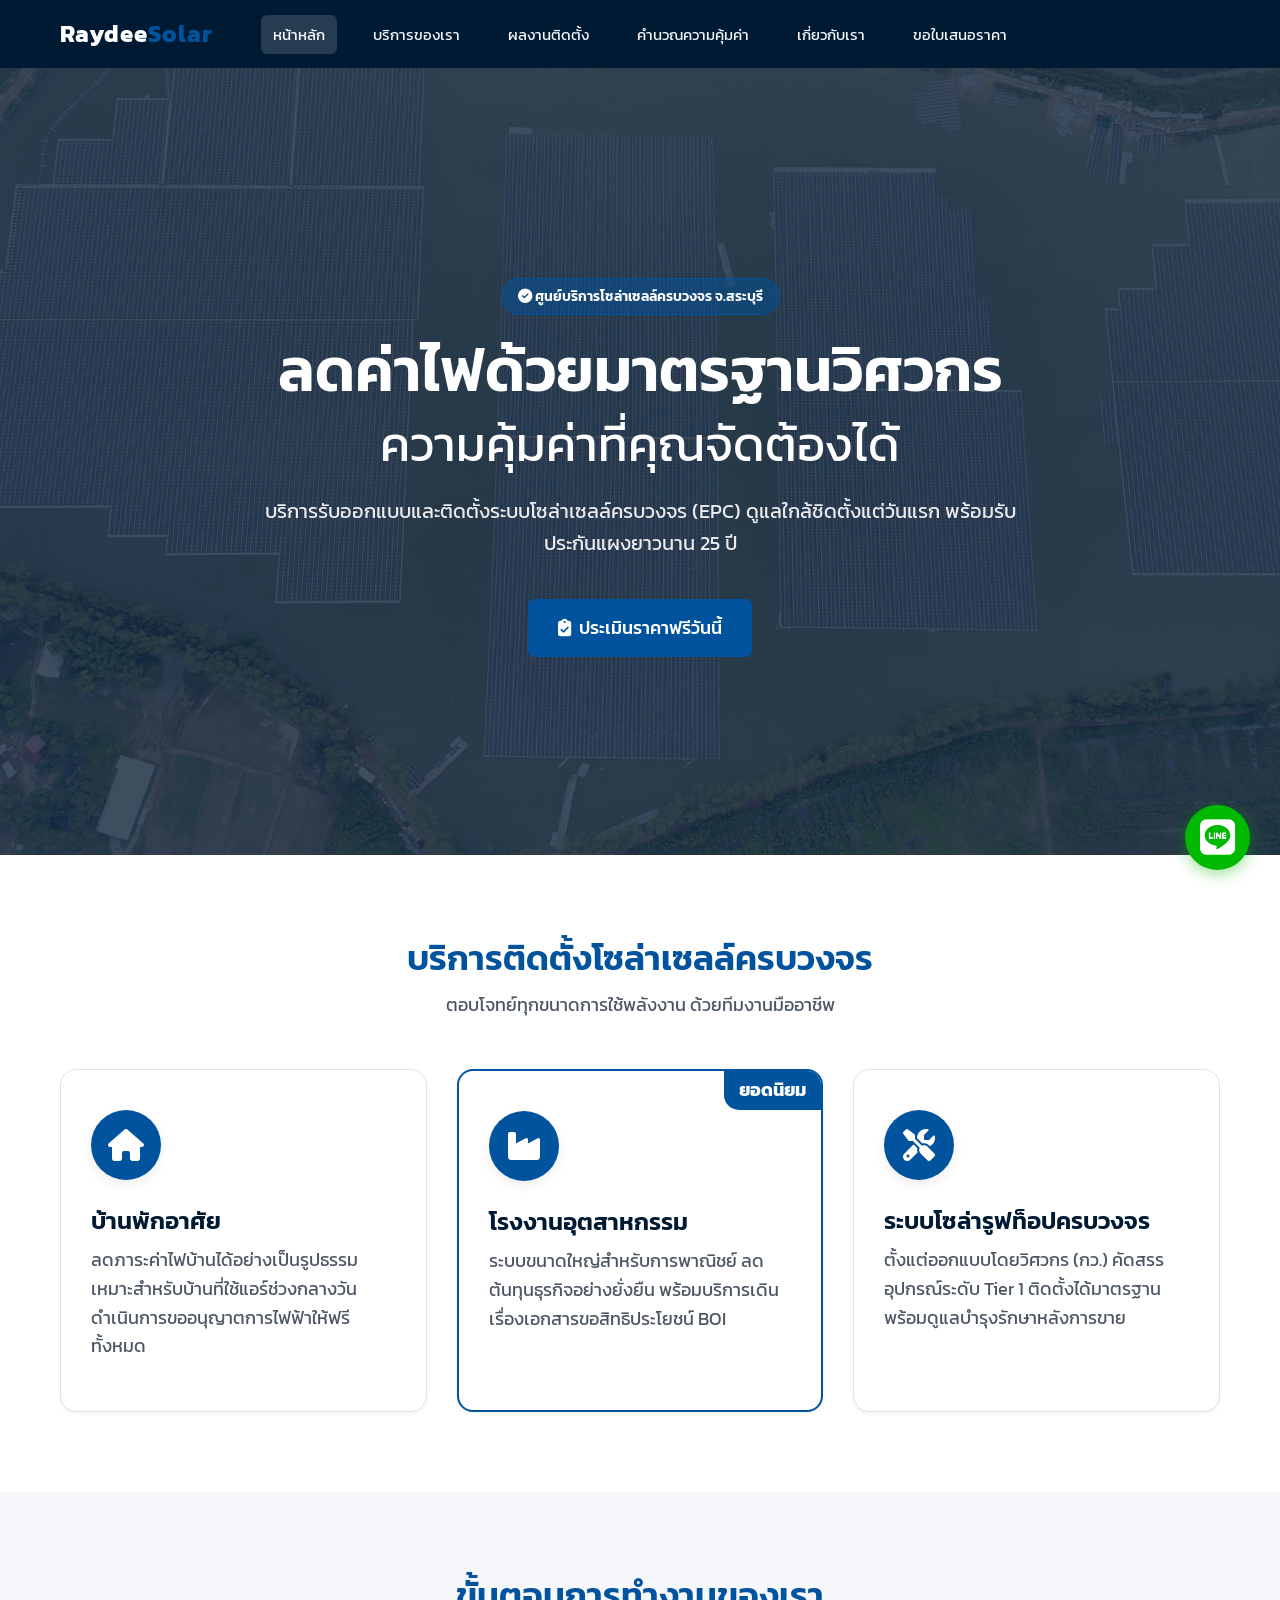
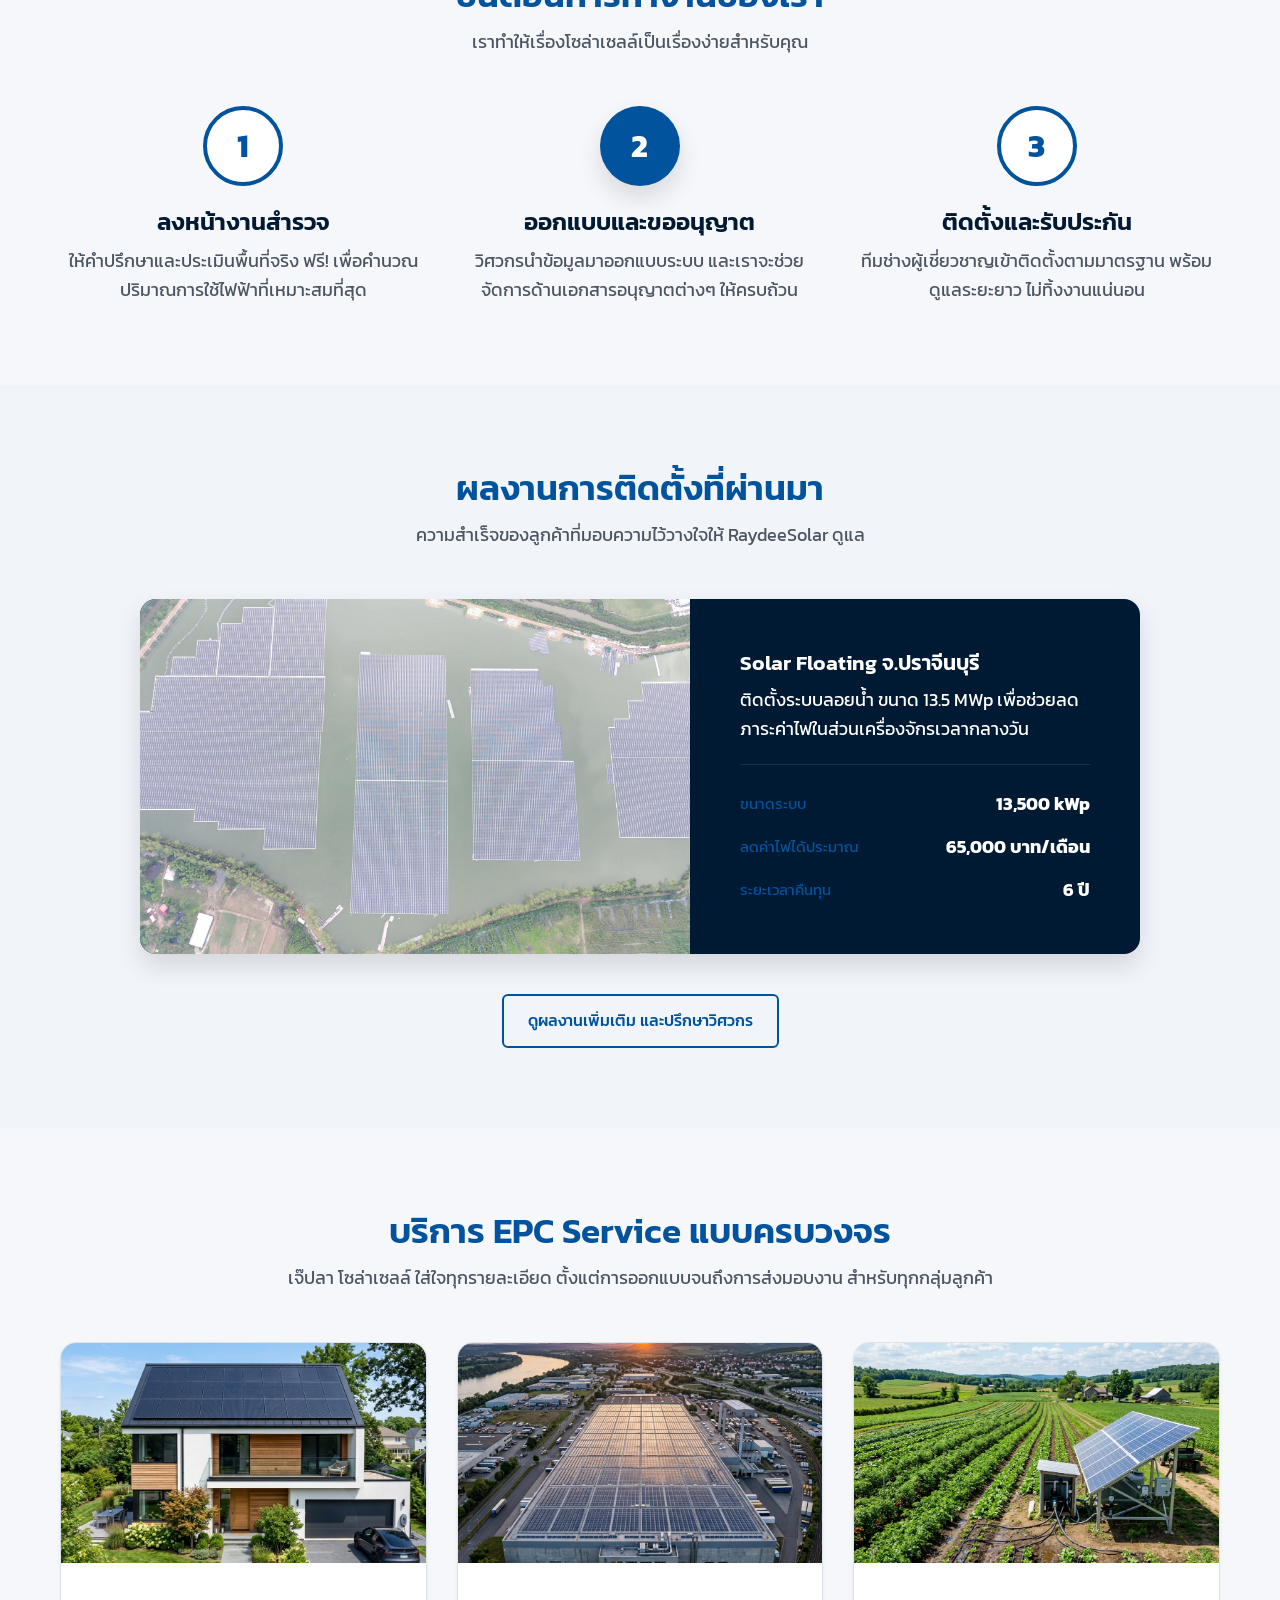
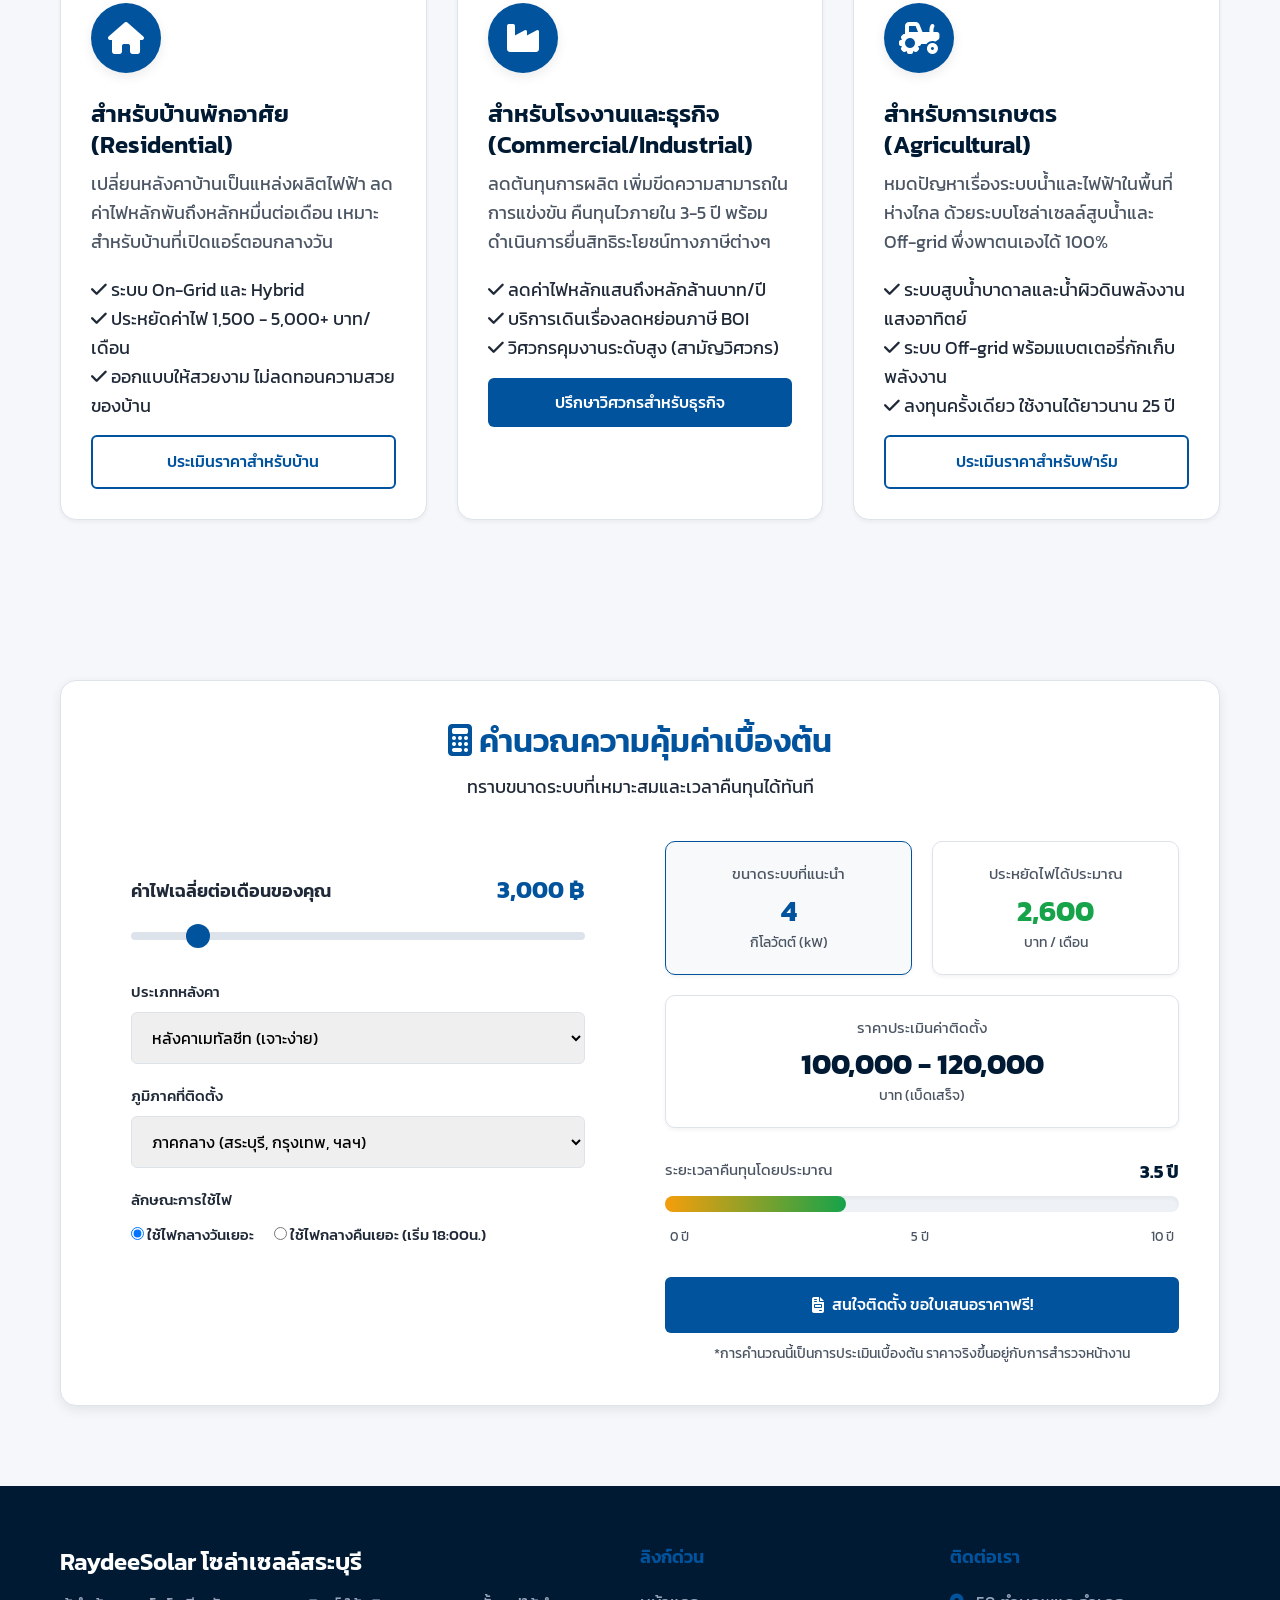
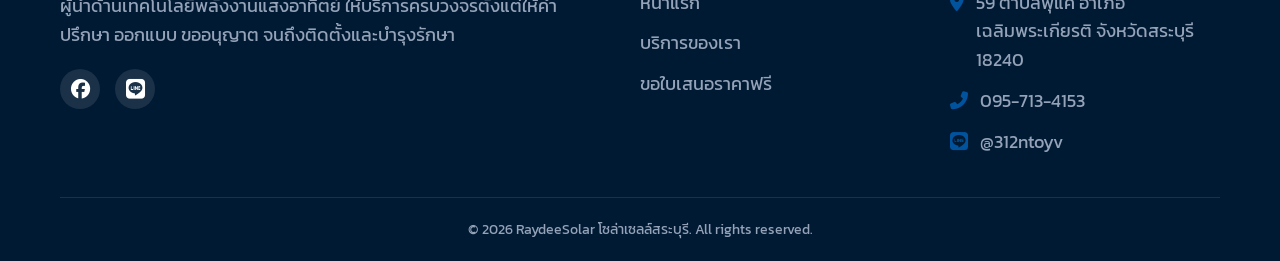
<file: index.html>
<!DOCTYPE html>
<html lang="th">

<head>
  <meta charset="UTF-8">
  <meta name="viewport" content="width=device-width, initial-scale=1.0">
  <title>รับติดตั้งโซล่าเซลล์ สระบุรี | เจ๊ปลา โซล่าเซลล์ (Raydee Solar)</title>
  <meta name="description"
    content="บริษัทรับติดตั้งโซล่าเซลล์ สระบุรี แบบครบวงจร (EPC) สำหรับบ้านและโรงงาน โซล่าเซลล์โรงงานที่เชื่อถือได้ ดูแลโดยวิศวกร (กว.) พร้อมให้บริการขออนุญาตการไฟฟ้าฟรี ประเมินราคาหน้างานฟรี">
  <meta name="keywords"
    content="รับติดตั้งโซล่าเซลล์ สระบุรี, บริษัทโซล่าเซลล์ที่เชื่อถือได้, ติดตั้งแผงโซล่าเซลล์บ้าน, เจ๊ปลา โซล่าเซลล์, โซล่าเซลล์ครบวงจร">
  <link rel="preconnect" href="https://fonts.googleapis.com">
  <link rel="preconnect" href="https://fonts.gstatic.com" crossorigin>
  <link href="https://fonts.googleapis.com/css2?family=Kanit:wght@300;400;500;600;700&display=swap" rel="stylesheet">
  <link rel="stylesheet" href="https://cdnjs.cloudflare.com/ajax/libs/font-awesome/6.5.1/css/all.min.css">
  <link rel="stylesheet" href="assets/css/main.css">
  <style>
    /* ── Homepage Lead Gen Styles ── */
    /* Hero Banner */
    .hero {
      position: relative;
      min-height: 95vh;
      display: flex;
      align-items: center;
      justify-content: center;
      text-align: center;
      padding-top: 80px;
      color: var(--white);
    }

    .hero-bg {
      position: absolute;
      top: 0;
      left: 0;
      width: 100%;
      height: 100%;
      z-index: -1;
      overflow: hidden;
    }

    .hero-bg img {
      width: 100%;
      height: 100%;
      object-fit: cover;
      object-position: center;
      filter: brightness(0.7);
    }

    .hero-overlay {
      position: absolute;
      top: 0;
      left: 0;
      width: 100%;
      height: 100%;
      background: rgba(0, 26, 51, 0.65);
    }

    .hero-content {
      max-width: 800px;
      position: relative;
      z-index: 1;
      margin: 0 auto;
      display: flex;
      flex-direction: column;
      align-items: center;
    }

    .badge-top {
      display: inline-block;
      background: rgba(0, 83, 156, 0.5);
      color: var(--white);
      padding: 6px 16px;
      border-radius: 30px;
      font-size: 0.9rem;
      font-weight: 600;
      margin-bottom: 20px;
      border: 1px solid var(--accent);
    }

    .hero-content h1 {
      font-size: 3.8rem;
      color: var(--white);
      margin-bottom: 20px;
      line-height: 1.15;
    }

    .hero-content h1 span {
      color: var(--white);
      font-weight: 400;
      font-size: 0.8em;
    }

    .hero-content p {
      font-size: 1.25rem;
      margin-bottom: 40px;
      color: rgba(255, 255, 255, 0.9);
      line-height: 1.6;
    }

    .hero-buttons {
      display: flex;
      gap: 20px;
      justify-content: center;
    }

    .hero-buttons .btn {
      padding: 15px 30px;
      font-size: 1.1rem;
    }

    .hero-buttons .btn-outline {
      border-color: var(--white);
      color: var(--white);
    }

    .hero-buttons .btn-outline:hover {
      background: var(--white);
      color: var(--dark);
    }


    /* Our Services */
    .services-grid {
      display: grid;
      grid-template-columns: repeat(auto-fit, minmax(300px, 1fr));
      gap: 30px;
      margin-top: 50px;
    }

    .service-card {
      background: var(--white);
      border-radius: var(--radius-lg);
      overflow: hidden;
      box-shadow: var(--shadow-sm);
      transition: var(--transition);
      border: 1px solid var(--border);
      display: flex;
      flex-direction: column;
      height: 100%;
    }

    .service-card:hover {
      transform: translateY(-10px);
      box-shadow: var(--shadow-lg);
      border-color: var(--primary);
    }

    .service-img img {
      width: 100%;
      height: 220px;
      object-fit: cover;
      display: block;
    }

    .service-body {
      padding: 40px 30px 30px;
      display: flex;
      flex-direction: column;
      flex: 1;
    }

    .service-body .btn {
      margin-top: auto;
    }

    .service-icon {
      width: 70px;
      height: 70px;
      background: var(--primary);
      color: var(--white);
      border-radius: 50%;
      display: flex;
      align-items: center;
      justify-content: center;
      font-size: 2rem;
      margin-bottom: 25px;
      box-shadow: var(--shadow-md);
    }

    .service-body h3 {
      font-size: 1.5rem;
      margin-bottom: 10px;
    }

    .service-body p {
      color: var(--text-muted);
      margin-bottom: 20px;
    }

    /* Portfolio Section */
    .portfolio-grid {
      display: flex;
      flex-direction: column;
      max-width: 1000px;
      margin: 50px auto 0;
      border-radius: var(--radius-lg);
      overflow: hidden;
      box-shadow: var(--shadow-lg);
      background: var(--dark);
    }

    .portfolio-card {
      display: flex;
      flex-direction: column;
      width: 100%;
    }

    .portfolio-img {
      width: 100%;
      height: 250px;
    }

    .portfolio-img img {
      width: 100%;
      height: 100%;
      object-fit: cover;
      display: block;
    }

    .portfolio-info {
      padding: 30px 25px;
      color: var(--white);
      display: flex;
      flex-direction: column;
      justify-content: center;
    }

    @media (min-width: 992px) {
      .portfolio-card {
        display: grid;
        grid-template-columns: 55% 45%;
      }

      .portfolio-img {
        width: 100%;
        height: 100%;
      }

      .portfolio-info {
        width: 100%;
        padding: 50px;
      }
    }

    .portfolio-info h3 {
      color: var(--white);
      margin-bottom: 10px;
    }

    .portfolio-info p {
      margin-bottom: 20px;
    }

    .portfolio-stats {
      display: grid;
      grid-template-columns: 1fr;
      gap: 15px;
      margin-top: auto;
      padding-top: 25px;
      border-top: 1px solid rgba(255, 255, 255, 0.1);
    }

    .stat-box {
      display: flex;
      justify-content: space-between;
      align-items: center;
    }

    .stat-box span {
      font-size: 0.95rem;
      color: var(--accent);
    }

    .stat-box strong {
      font-size: 1.1rem;
      text-align: right;
    }

    /* Lead Gen Flow */
    .contact-cta-wrapper {
      background: linear-gradient(135deg, rgba(0, 83, 156, 0.05) 0%, rgba(0, 83, 156, 0.1) 100%);
      border-radius: var(--radius-lg);
      padding: 60px;
      display: grid;
      grid-template-columns: 1fr 1fr;
      gap: 50px;
      align-items: center;
      margin-top: 40px;
      border: 1px solid var(--border);
    }

    .contact-info h2 {
      font-size: 2.2rem;
      color: var(--primary);
      margin-bottom: 20px;
    }

    .contact-info p {
      font-size: 1.1rem;
      color: var(--text-muted);
      margin-bottom: 30px;
    }

    .quick-contacts {
      display: flex;
      gap: 15px;
      margin-bottom: 30px;
      flex-wrap: wrap;
    }

    .qc-btn {
      padding: 12px 20px;
      border-radius: 8px;
      font-weight: 600;
      display: inline-flex;
      align-items: center;
      gap: 10px;
      color: var(--white);
      transition: var(--transition);
    }

    .qc-line {
      background: #00B900;
    }

    .qc-line:hover {
      background: #009900;
      transform: translateY(-3px);
      box-shadow: 0 5px 15px rgba(0, 185, 0, 0.3);
    }

    .qc-phone {
      background: var(--primary);
    }

    .qc-phone:hover {
      background: var(--primary-hover);
      transform: translateY(-3px);
      box-shadow: 0 5px 15px rgba(0, 83, 156, 0.3);
    }

    .mini-lead-form {
      background: var(--white);
      padding: 30px;
      border-radius: var(--radius-md);
      box-shadow: var(--shadow-md);
    }

    .mini-lead-form h3 {
      margin-bottom: 20px;
      text-align: center;
      color: var(--dark);
    }

    @media (max-width: 992px) {
      .contact-cta-wrapper {
        grid-template-columns: 1fr;
        padding: 40px 20px;
      }
    }

    @media (max-width: 768px) {
      .hero-content h1 {
        font-size: 2.5rem;
      }

      .hero-buttons {
        flex-direction: column;
      }

      .trust-bar {
        padding: 20px;
        flex-direction: column;
        align-items: flex-start;
      }
    }

    /* Calculator */
    .calculator-section {
      background: var(--white);
      border-radius: var(--radius-lg);
      box-shadow: var(--shadow-md);
      padding: 40px;
      margin-top: 80px;
      border: 1px solid var(--border);
    }

    .calc-header {
      text-align: center;
      margin-bottom: 40px;
    }

    .calc-header h2 {
      font-size: 2rem;
      color: var(--primary);
      margin-bottom: 10px;
    }

    .calc-grid {
      display: grid;
      grid-template-columns: 1fr 1fr;
      gap: 50px;
    }

    /* Calc Input */
    .calc-input-panel {
      background: var(--light-alt);
      padding: 30px;
      border-radius: var(--radius-md);
    }

    .slider-container {
      margin-bottom: 30px;
    }

    .slider-header {
      display: flex;
      justify-content: space-between;
      align-items: center;
      margin-bottom: 10px;
    }

    .slider-header label {
      font-weight: 600;
      font-size: 1.1rem;
    }

    .bill-value {
      font-size: 1.5rem;
      font-weight: 700;
      color: var(--primary);
    }

    .range-slider {
      width: 100%;
      height: 8px;
      background: var(--border);
      border-radius: 4px;
      outline: none;
      -webkit-appearance: none;
      appearance: none;
      margin-bottom: 10px;
    }

    .range-slider::-webkit-slider-thumb {
      -webkit-appearance: none;
      appearance: none;
      width: 24px;
      height: 24px;
      border-radius: 50%;
      background: var(--primary);
      cursor: pointer;
    }

    .radio-group {
      display: flex;
      gap: 20px;
      margin-top: 10px;
    }

    .radio-label {
      display: flex;
      align-items: center;
      gap: 8px;
      cursor: pointer;
    }

    /* Calc Output */
    .calc-output-panel {
      display: flex;
      flex-direction: column;
      justify-content: center;
    }

    .result-cards {
      display: grid;
      grid-template-columns: 1fr 1fr;
      gap: 20px;
      margin-bottom: 30px;
    }

    .res-card {
      background: var(--white);
      border: 1px solid var(--border);
      padding: 20px;
      border-radius: var(--radius-md);
      text-align: center;
      box-shadow: var(--shadow-sm);
    }

    .res-card.highlight {
      background: rgba(26, 60, 110, 0.03);
      border-color: var(--primary);
    }

    .res-label {
      font-size: 0.95rem;
      color: var(--text-muted);
      margin-bottom: 10px;
    }

    .res-value {
      font-size: 1.8rem;
      font-weight: 700;
      color: var(--dark);
      line-height: 1;
      margin-bottom: 5px;
    }

    .res-value.accent {
      color: var(--primary);
    }

    .res-unit {
      font-size: 0.9rem;
      color: var(--text-muted);
    }

    /* ROI Bar */
    .roi-container {
      background: #eef1f6;
      border-radius: 20px;
      height: 16px;
      position: relative;
      margin-bottom: 15px;
      box-shadow: inset 0 2px 4px rgba(0, 0, 0, 0.05);
    }

    .roi-fill {
      background: linear-gradient(90deg, var(--warning) 0%, var(--success) 100%);
      height: 100%;
      border-radius: 20px;
      width: 50%;
      transition: width 0.5s ease-in-out;
    }

    .roi-markers {
      display: flex;
      justify-content: space-between;
      font-size: 0.8rem;
      color: var(--text-muted);
      padding: 0 5px;
    }

    @media (max-width: 992px) {
      .calc-grid {
        grid-template-columns: 1fr;
        gap: 30px;
      }
    }

    @media (max-width: 768px) {
      .calculator-section {
        padding: 25px 20px;
      }

      .calc-header h2 {
        font-size: 1.6rem;
      }

      .result-cards {
        grid-template-columns: 1fr;
      }

      .slider-header {
        flex-direction: column;
        align-items: flex-start;
        gap: 5px;
      }
    }
  </style>
</head>

<body>

  <!-- Shared Navbar -->
  <div id="navbar-placeholder"></div>

  <!-- Hero Banner -->
  <header class="hero">
    <div class="hero-bg">
      <img src="image/500469953_1253782170086349_5062179385820913763_n.jpg" alt="Solar Panels on Roof">
      <div class="hero-overlay"></div>
    </div>
    <div class="container">
      <div class="hero-content">
        <span class="badge-top"><i class="fas fa-check-circle"></i> ศูนย์บริการโซล่าเซลล์ครบวงจร จ.สระบุรี</span>
        <h1>ลดค่าไฟด้วยมาตรฐานวิศวกร<br><span>ความคุ้มค่าที่คุณจัดต้องได้</span></h1>
        <p>บริการรับออกแบบและติดตั้งระบบโซล่าเซลล์ครบวงจร (EPC) ดูแลใกล้ชิดตั้งแต่วันแรก พร้อมรับประกันแผงยาวนาน 25 ปี
        </p>
        <div class="hero-buttons">
          <a href="quote.html" class="btn btn-accent"><i class="fas fa-clipboard-check"></i> ประเมินราคาฟรีวันนี้</a>
        </div>
      </div>
    </div>
  </header>
  <!-- Services Section -->
  <section class="section" style="background: var(--brand-blue); padding: 80px 0;">
    <div class="container">
      <div class="section-header">
        <h2>บริการติดตั้งโซล่าเซลล์ครบวงจร</h2>
        <p>ตอบโจทย์ทุกขนาดการใช้พลังงาน ด้วยทีมงานมืออาชีพ</p>
      </div>
      <div class="services-grid">
        <div class="service-card">
          <div class="service-body">
            <div class="service-icon"><i class="fas fa-home"></i></div>
            <h3>บ้านพักอาศัย</h3>
            <p>ลดภาระค่าไฟบ้านได้อย่างเป็นรูปธรรม เหมาะสำหรับบ้านที่ใช้แอร์ช่วงกลางวัน
              ดำเนินการขออนุญาตการไฟฟ้าให้ฟรีทั้งหมด</p>
          </div>
        </div>
        <div class="service-card" style="border: 2px solid var(--accent); position: relative;">
          <div
            style="position: absolute; top: 0; right: 0; background: var(--accent); color: white; padding: 5px 15px; border-bottom-left-radius: 15px; font-weight: bold; z-index: 10;">
            ยอดนิยม</div>
          <div class="service-body">
            <div class="service-icon"><i class="fas fa-industry"></i></div>
            <h3>โรงงานอุตสาหกรรม</h3>
            <p>ระบบขนาดใหญ่สำหรับการพาณิชย์ ลดต้นทุนธุรกิจอย่างยั่งยืน พร้อมบริการเดินเรื่องเอกสารขอสิทธิประโยชน์ BOI
            </p>
          </div>
        </div>
        <div class="service-card">
          <div class="service-body">
            <div class="service-icon"><i class="fas fa-tools"></i></div>
            <h3>ระบบโซล่ารูฟท็อปครบวงจร</h3>
            <p>ตั้งแต่ออกแบบโดยวิศวกร (กว.) คัดสรรอุปกรณ์ระดับ Tier 1 ติดตั้งได้มาตรฐาน พร้อมดูแลบำรุงรักษาหลังการขาย
            </p>
          </div>
        </div>
      </div>
    </div>
  </section>

  <!-- Process Section -->
  <section class="section bg-white" id="process">
    <div class="container">
      <div class="section-header">
        <h2>ขั้นตอนการทำงานของเรา</h2>
        <p>เราทำให้เรื่องโซล่าเซลล์เป็นเรื่องง่ายสำหรับคุณ</p>
      </div>
      <div class="services-grid" style="text-align: center;">
        <div>
          <div
            style="width: 80px; height: 80px; margin: 0 auto 20px; background: var(--white); border: 4px solid var(--primary); color: var(--primary); border-radius: 50%; display: flex; align-items: center; justify-content: center; font-size: 2rem; font-weight: bold;">
            1</div>
          <h3 style="font-size: 1.5rem; margin-bottom: 10px;">ลงหน้างานสำรวจ</h3>
          <p style="color: var(--text-muted);">ให้คำปรึกษาและประเมินพื้นที่จริง ฟรี!
            เพื่อคำนวณปริมาณการใช้ไฟฟ้าที่เหมาะสมที่สุด</p>
        </div>
        <div>
          <div
            style="width: 80px; height: 80px; margin: 0 auto 20px; background: var(--primary); color: var(--white); border-radius: 50%; display: flex; align-items: center; justify-content: center; font-size: 2rem; font-weight: bold; box-shadow: var(--shadow-lg);">
            2</div>
          <h3 style="font-size: 1.5rem; margin-bottom: 10px;">ออกแบบและขออนุญาต</h3>
          <p style="color: var(--text-muted);">วิศวกรนำข้อมูลมาออกแบบระบบ และเราจะช่วยจัดการด้านเอกสารอนุญาตต่างๆ
            ให้ครบถ้วน</p>
        </div>
        <div>
          <div
            style="width: 80px; height: 80px; margin: 0 auto 20px; background: var(--white); border: 4px solid var(--primary); color: var(--primary); border-radius: 50%; display: flex; align-items: center; justify-content: center; font-size: 2rem; font-weight: bold;">
            3</div>
          <h3 style="font-size: 1.5rem; margin-bottom: 10px;">ติดตั้งและรับประกัน</h3>
          <p style="color: var(--text-muted);">ทีมช่างผู้เชี่ยวชาญเข้าติดตั้งตามมาตรฐาน พร้อมดูแลระยะยาว
            ไม่ทิ้งงานแน่นอน</p>
        </div>
      </div>
    </div>
  </section>
  <!-- Portfolio Section -->
  <section class="section bg-light-alt" id="portfolio">
    <div class="container">
      <div class="section-header">
        <h2>ผลงานการติดตั้งที่ผ่านมา</h2>
        <p>ความสำเร็จของลูกค้าที่มอบความไว้วางใจให้ RaydeeSolar ดูแล</p>
      </div>

      <div class="portfolio-grid">
        <!-- Case Study 2 -->
        <div class="portfolio-card">
          <div class="portfolio-img">
            <img src="image/500469953_1253782170086349_5062179385820913763_n.jpg" alt="ผลงานติดตั้งบ้าน">
          </div>
          <div class="portfolio-info">
            <h3>Solar Floating จ.ปราจีนบุรี</h3>
            <p>ติดตั้งระบบลอยน้ำ ขนาด 13.5 MWp เพื่อช่วยลดภาระค่าไฟในส่วนเครื่องจักรเวลากลางวัน</p>
            <div class="portfolio-stats">
              <div class="stat-box">
                <span>ขนาดระบบ</span>
                <strong>13,500 kWp</strong>
              </div>
              <div class="stat-box">
                <span>ลดค่าไฟได้ประมาณ</span>
                <strong>65,000 บาท/เดือน</strong>
              </div>
              <div class="stat-box">
                <span>ระยะเวลาคืนทุน</span>
                <strong>6 ปี</strong>
              </div>
            </div>
          </div>
        </div>
      </div>

      <div class="text-center mt-4" style="margin-top: 40px;">
        <a href="quote.html" class="btn btn-outline" style="border-width: 2px;">ดูผลงานเพิ่มเติม และปรึกษาวิศวกร</a>
      </div>
    </div>
  </section>

  <!-- Our Services -->
  <section class="section" id="services">
    <div class="container">
      <div class="section-header">
        <h2>บริการ EPC Service แบบครบวงจร</h2>
        <p>เจ๊ปลา โซล่าเซลล์ ใส่ใจทุกรายละเอียด ตั้งแต่การออกแบบจนถึงการส่งมอบงาน สำหรับทุกกลุ่มลูกค้า</p>
      </div>

      <div class="services-grid">
        <!-- Residential -->
        <div class="service-card">
          <div class="service-img">
            <img src="image/residential_solar.png" alt="บ้านพักอาศัย">
          </div>
          <div class="service-body">
            <div class="service-icon"><i class="fas fa-home"></i></div>
            <h3>สำหรับบ้านพักอาศัย<br>(Residential)</h3>
            <p>เปลี่ยนหลังคาบ้านเป็นแหล่งผลิตไฟฟ้า ลดค่าไฟหลักพันถึงหลักหมื่นต่อเดือน
              เหมาะสำหรับบ้านที่เปิดแอร์ตอนกลางวัน</p>
            <ul class="service-features">
              <li><i class="fas fa-check"></i> ระบบ On-Grid และ Hybrid</li>
              <li><i class="fas fa-check"></i> ประหยัดค่าไฟ 1,500 - 5,000+ บาท/เดือน</li>
              <li><i class="fas fa-check"></i> ออกแบบให้สวยงาม ไม่ลดทอนความสวยของบ้าน</li>
            </ul>
            <a href="quote.html?pkg=Home" class="btn btn-outline"
              style="width: 100%; margin-top: 15px;">ประเมินราคาสำหรับบ้าน</a>
          </div>
        </div>

        <!-- Commercial / Industrial -->
        <div class="service-card">
          <div class="service-img">
            <img src="image/industrial_solar.png" alt="โรงงานอุตสาหกรรม">
          </div>
          <div class="service-body">
            <div class="service-icon"><i class="fas fa-industry"></i></div>
            <h3>สำหรับโรงงานและธุรกิจ<br>(Commercial/Industrial)</h3>
            <p>ลดต้นทุนการผลิต เพิ่มขีดความสามารถในการแข่งขัน คืนทุนไวภายใน 3-5 ปี
              พร้อมดำเนินการยื่นสิทธิระโยชน์ทางภาษีต่างๆ</p>
            <ul class="service-features">
              <li><i class="fas fa-check"></i> ลดค่าไฟหลักแสนถึงหลักล้านบาท/ปี</li>
              <li><i class="fas fa-check"></i> บริการเดินเรื่องลดหย่อนภาษี BOI</li>
              <li><i class="fas fa-check"></i> วิศวกรคุมงานระดับสูง (สามัญวิศวกร)</li>
            </ul>
            <a href="quote.html?pkg=Business" class="btn btn-primary"
              style="width: 100%; margin-top: 15px;">ปรึกษาวิศวกรสำหรับธุรกิจ</a>
          </div>
        </div>

        <!-- Agricultural -->
        <div class="service-card">
          <div class="service-img">
            <img src="image/agricultural_solar.png" alt="การเกษตร">
          </div>
          <div class="service-body">
            <div class="service-icon"><i class="fas fa-tractor"></i></div>
            <h3>สำหรับการเกษตร<br>(Agricultural)</h3>
            <p>หมดปัญหาเรื่องระบบน้ำและไฟฟ้าในพื้นที่ห่างไกล ด้วยระบบโซล่าเซลล์สูบน้ำและ Off-grid พึ่งพาตนเองได้ 100%
            </p>
            <ul class="service-features">
              <li><i class="fas fa-check"></i> ระบบสูบน้ำบาดาลและน้ำผิวดินพลังงานแสงอาทิตย์</li>
              <li><i class="fas fa-check"></i> ระบบ Off-grid พร้อมแบตเตอรี่กักเก็บพลังงาน</li>
              <li><i class="fas fa-check"></i> ลงทุนครั้งเดียว ใช้งานได้ยาวนาน 25 ปี</li>
            </ul>
            <a href="quote.html?pkg=Agricultural" class="btn btn-outline"
              style="width: 100%; margin-top: 15px;">ประเมินราคาสำหรับฟาร์ม</a>
          </div>
        </div>
      </div>
    </div>
  </section>

  <!-- Calculator Section -->
  <section class="section" style="background-color: var(--light-alt);">
    <div class="container">
      <div class="calculator-section" id="calculator" style="margin-top: 0;">
        <div class="calc-header">
          <h2><i class="fas fa-calculator"></i> คำนวณความคุ้มค่าเบื้องต้น</h2>
          <p>ทราบขนาดระบบที่เหมาะสมและเวลาคืนทุนได้ทันที</p>
        </div>

        <div class="calc-grid">
          <!-- Inputs -->
          <div class="calc-input-panel">
            <div class="slider-container">
              <div class="slider-header">
                <label>ค่าไฟเฉลี่ยต่อเดือนของคุณ</label>
                <div class="bill-value"><span id="lblBill">3,000</span> ฿</div>
              </div>
              <input type="range" class="range-slider" id="inpBill" min="500" max="20000" step="500" value="3000">
            </div>

            <div class="form-group">
              <label>ประเภทหลังคา</label>
              <select class="form-control" id="inpRoof">
                <option value="lat">หลังคาเมทัลชีท (เจาะง่าย)</option>
                <option value="cpac">หลังคากระเบื้องซีแพค</option>
                <option value="flat">หลังคาลอนคู่ / กระเบื้องลอน</option>
                <option value="deck">ดาดฟ้าคอนกรีต (ต้องทำโครง)</option>
              </select>
            </div>

            <div class="form-group">
              <label>ภูมิภาคที่ติดตั้ง</label>
              <select class="form-control" id="inpRegion">
                <option value="central">ภาคกลาง (สระบุรี, กรุงเทพ, ฯลฯ)</option>
                <option value="north">ภาคเหนือ</option>
                <option value="northeast">ภาคตะวันออกเฉียงเหนือ</option>
                <option value="south">ภาคใต้ (แดดแรงสุด)</option>
              </select>
            </div>

            <div class="form-group" style="margin-bottom:0;">
              <label>ลักษณะการใช้ไฟ</label>
              <div class="radio-group">
                <label class="radio-label"><input type="radio" name="usage" value="day" checked>
                  ใช้ไฟกลางวันเยอะ</label>
                <label class="radio-label"><input type="radio" name="usage" value="night"> ใช้ไฟกลางคืนเยอะ (เริ่ม
                  18:00น.)</label>
              </div>
            </div>
          </div>

          <!-- Outputs -->
          <div class="calc-output-panel">
            <div class="result-cards">
              <div class="res-card highlight">
                <div class="res-label">ขนาดระบบที่แนะนำ</div>
                <div class="res-value accent" id="outSystem">5</div>
                <div class="res-unit">กิโลวัตต์ (kW)</div>
              </div>
              <div class="res-card">
                <div class="res-label">ประหยัดไฟได้ประมาณ</div>
                <div class="res-value" id="outSave" style="color:var(--success)">2,500</div>
                <div class="res-unit">บาท / เดือน</div>
              </div>
              <div class="res-card" style="grid-column: 1 / -1;">
                <div class="res-label">ราคาประเมินค่าติดตั้ง</div>
                <div class="res-value" id="outCost">130,000 - 150,000</div>
                <div class="res-unit">บาท (เบ็ดเสร็จ)</div>
              </div>
            </div>

            <div>
              <div class="res-label" style="display:flex; justify-content:space-between; margin-bottom:10px;">
                <span>ระยะเวลาคืนทุนโดยประมาณ</span>
                <strong style="color:var(--dark); font-size:1.1rem;"><span id="outROI">4.5</span> ปี</strong>
              </div>
              <div class="roi-container">
                <div class="roi-fill" id="roiBar" style="width: 45%;"></div>
              </div>
              <div class="roi-markers">
                <span>0 ปี</span>
                <span>5 ปี</span>
                <span>10 ปี</span>
              </div>
            </div>

            <div style="margin-top: 30px; text-align: center;">
              <a href="quote.html" class="btn btn-primary" style="width:100%; padding: 15px;"><i
                  class="fas fa-file-invoice"></i> สนใจติดตั้ง ขอใบเสนอราคาฟรี!</a>
              <p style="font-size: 0.85rem; color: var(--text-muted); margin-top: 10px;">
                *การคำนวณนี้เป็นการประเมินเบื้องต้น ราคาจริงขึ้นอยู่กับการสำรวจหน้างาน</p>
            </div>
          </div>
        </div>
      </div>
    </div>
  </section>


  <!-- Shared Footer -->
  <div id="footer-placeholder"></div>

  <!-- Scripts -->
  <script src="assets/js/config.js"></script>
  <script src="assets/js/main.js"></script>
  <script>
    document.addEventListener('DOMContentLoaded', () => {
      // Setup dynamic links
      const siteConfig = getData(LS_KEYS.siteConfig) || DEFAULT_SITE_CONFIG;

      // ---- Calculator Logic ----
      const inpBill = document.getElementById('inpBill');
      const lblBill = document.getElementById('lblBill');
      const outSystem = document.getElementById('outSystem');
      const outSave = document.getElementById('outSave');
      const outCost = document.getElementById('outCost');
      const outROI = document.getElementById('outROI');
      const roiBar = document.getElementById('roiBar');

      function calcAndRender() {
        const bill = parseInt(inpBill.value);
        const region = document.getElementById('inpRegion').value;
        const usage = document.querySelector('input[name="usage"]:checked').value;

        // Update label with comma-formatted number
        lblBill.textContent = bill.toLocaleString('th-TH');

        // Sun-hours factor by region
        const sunHours = { central: 4.8, north: 4.6, northeast: 5.1, south: 5.2 }[region] || 4.8;

        // Usage efficiency factor (กลางวัน = ใช้ได้เต็ม, กลางคืน = Off-grid / Hybrid)
        const usageFactor = usage === 'day' ? 0.85 : 0.55;

        // Estimate monthly kWh from bill (avg unit cost ~4.5 THB/kWh)
        const unitCost = 4.5;
        const monthlyKwh = bill / unitCost;

        // System size (kW) needed to cover usageFactor of load
        // kWh/month ÷ (sunHours × 30 days) = kW
        let systemKw = (monthlyKwh * usageFactor) / (sunHours * 30);
        systemKw = Math.max(3, Math.min(100, Math.round(systemKw * 2) / 2)); // round to 0.5, min 3kW

        // Monthly saving (solar output × unit cost)
        const monthlyGen = systemKw * sunHours * 30; // kWh
        const monthlySave = Math.min(monthlyGen * unitCost, bill); // ไม่เกินค่าไฟจริง
        const monthlySaveRounded = Math.round(monthlySave / 100) * 100;

        // Installation cost: ~25,000–30,000 THB/kW (rough Thai market rate)
        const costLow = Math.round(systemKw * 25000 / 1000) * 1000;
        const costHigh = Math.round(systemKw * 30000 / 1000) * 1000;

        // ROI in years
        const roiYears = monthlySaveRounded > 0
          ? ((costLow + costHigh) / 2 / (monthlySaveRounded * 12))
          : 99;
        const roiRounded = Math.round(roiYears * 10) / 10;

        // ROI bar: scale 0–10 years → 0–100%
        const roiPct = Math.min(100, Math.max(5, (roiYears / 10) * 100));

        // Render
        outSystem.textContent = systemKw % 1 === 0 ? systemKw : systemKw.toFixed(1);
        outSave.textContent = monthlySaveRounded.toLocaleString('th-TH');
        outCost.textContent = `${costLow.toLocaleString('th-TH')} - ${costHigh.toLocaleString('th-TH')}`;
        outROI.textContent = roiRounded;
        roiBar.style.width = roiPct + '%';
      }

      // Bind events
      inpBill.addEventListener('input', calcAndRender);
      document.getElementById('inpRegion').addEventListener('change', calcAndRender);
      document.querySelectorAll('input[name="usage"]').forEach(r => r.addEventListener('change', calcAndRender));

      // Initial render
      calcAndRender();
    });
  </script>

  <!-- Floating Mobile Sticky Bar -->
  <div class="mobile-sticky-bar">
    <div class="grid-2">
      <a href="#" id="stickyPhone" class="btn btn-phone"><i class="fas fa-phone-alt"></i> โทรด่วน</a>
      <a href="#" id="stickyLine" class="btn btn-line" target="_blank"><i class="fab fa-line"></i> แชท LINE</a>
    </div>
  </div>

  <!-- Floating Desktop LINE Button -->
  <a href="#" id="floatingLineBtn" class="floating-line-btn" target="_blank" title="ทักแชท LINE">
    <i class="fab fa-line"></i>
  </a>

  <script>
    // Map links again for sticky/floating
    document.addEventListener('DOMContentLoaded', () => {
      const config = getData(LS_KEYS.siteConfig) || DEFAULT_SITE_CONFIG;
      if (document.getElementById('stickyPhone')) document.getElementById('stickyPhone').href = `tel: ${config.phone.replace(/-/g, '')
        }`;
      if (document.getElementById('stickyLine')) document.getElementById('stickyLine').href = config.lineUrl;
      if (document.getElementById('floatingLineBtn')) document.getElementById('floatingLineBtn').href = config.lineUrl;
    });
  </script>
</body>

</html>
</file>
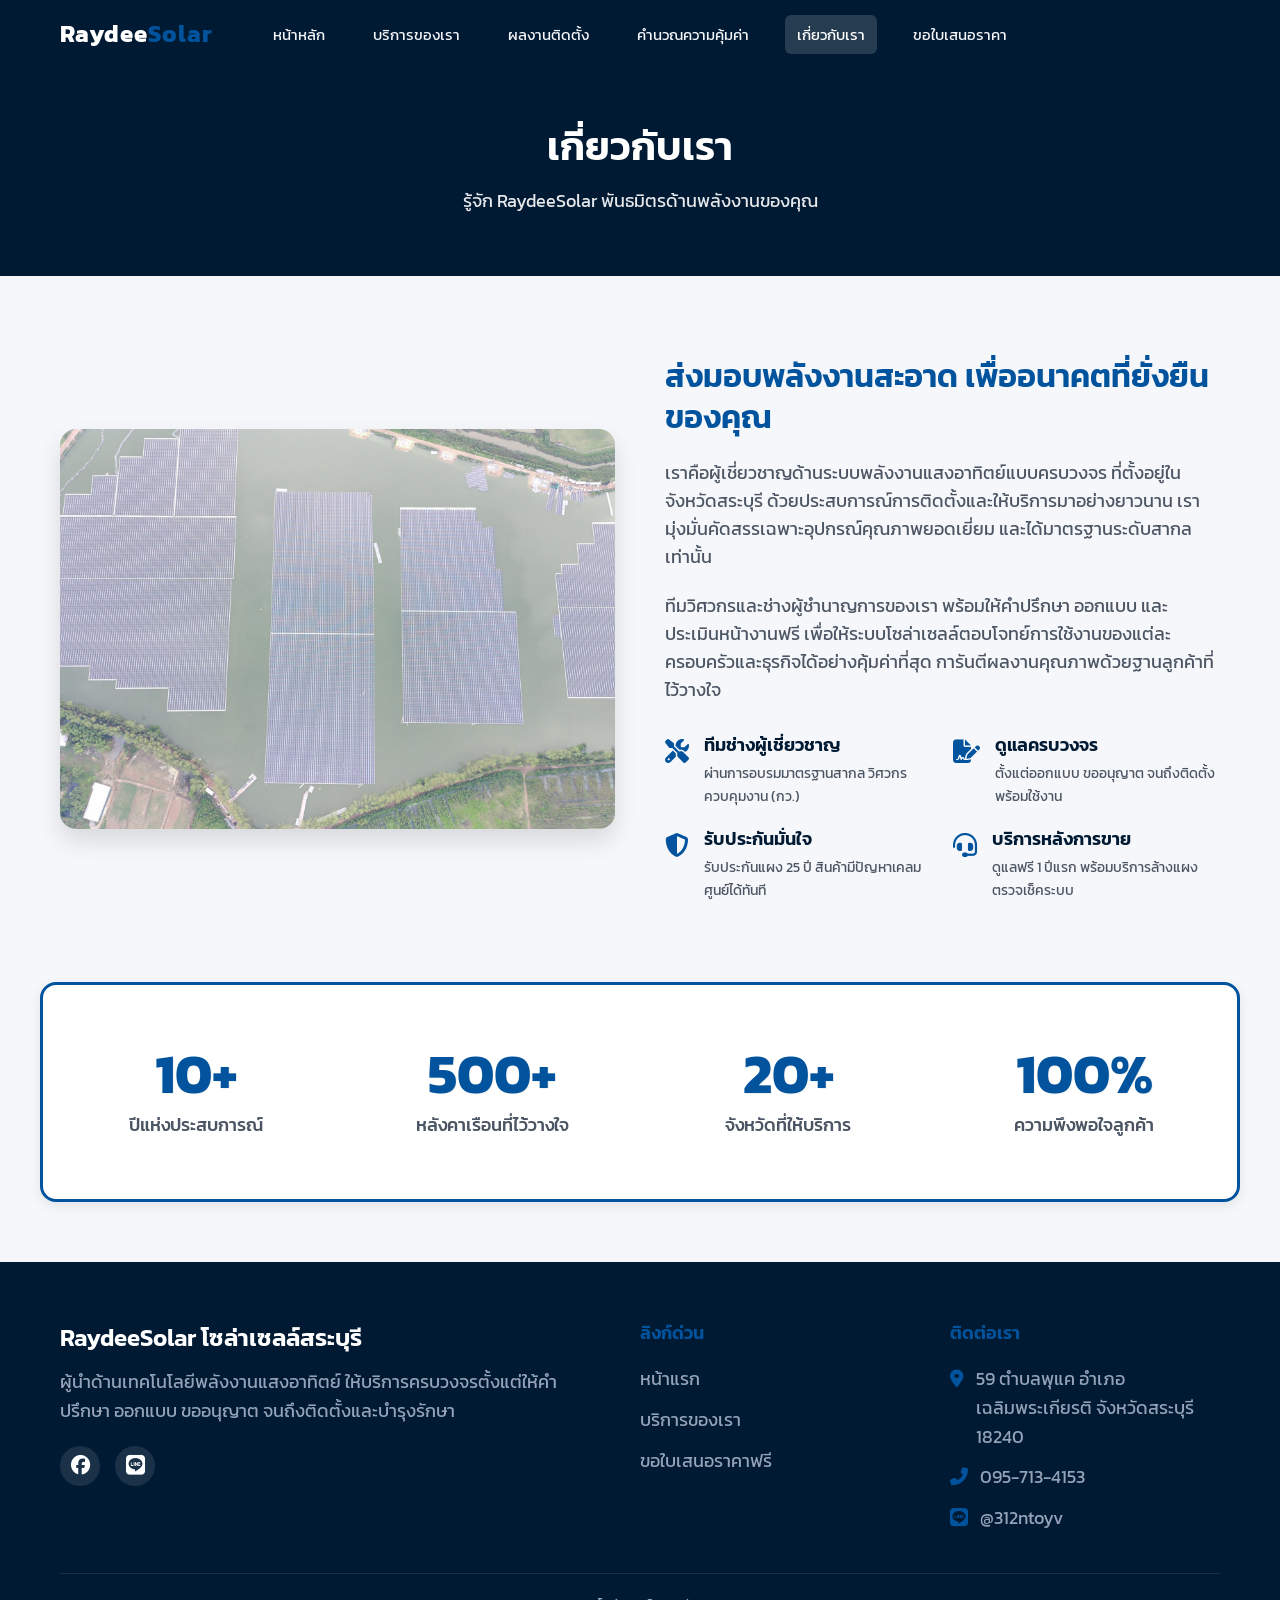
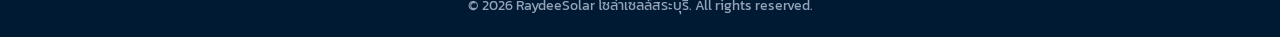
<file: about.html>
<!DOCTYPE html>
<html lang="th">

<head>
  <meta charset="UTF-8">
  <meta name="viewport" content="width=device-width, initial-scale=1.0">
  <title>เกี่ยวกับเรา | RaydeeSolar โซล่าเซลล์สระบุรี</title>
  <link rel="preconnect" href="https://fonts.googleapis.com">
  <link rel="preconnect" href="https://fonts.gstatic.com" crossorigin>
  <link href="https://fonts.googleapis.com/css2?family=Kanit:wght@300;400;500;600;700&display=swap" rel="stylesheet">
  <link rel="stylesheet" href="https://cdnjs.cloudflare.com/ajax/libs/font-awesome/6.5.1/css/all.min.css">
  <link rel="stylesheet" href="assets/css/main.css">
  <style>
    .page-header {
      background: var(--dark);
      color: var(--white);
      padding: 120px 0 60px;
      text-align: center;
    }

    .page-header h1 {
      color: var(--white);
      margin-bottom: 15px;
      font-size: 2.5rem;
    }

    .about-section {
      display: grid;
      grid-template-columns: 1fr 1fr;
      gap: 50px;
      align-items: center;
      margin: 80px 0;
    }

    .about-img {
      width: 100%;
      height: 400px;
      border-radius: var(--radius-lg);
      object-fit: cover;
      box-shadow: var(--shadow-lg);
    }

    .about-content h2 {
      font-size: 2rem;
      color: var(--primary);
      margin-bottom: 20px;
    }

    .about-content p {
      font-size: 1.1rem;
      color: var(--text-muted);
      margin-bottom: 20px;
    }

    .about-features {
      margin-top: 30px;
      display: grid;
      grid-template-columns: 1fr 1fr;
      gap: 20px;
    }

    .feature-item {
      display: flex;
      align-items: flex-start;
      gap: 15px;
    }

    .feature-item i {
      color: var(--accent);
      font-size: 1.5rem;
      margin-top: 5px;
    }

    .feature-item h4 {
      margin-bottom: 5px;
      font-size: 1.1rem;
    }

    .feature-item p {
      font-size: 0.9rem;
      margin-bottom: 0;
    }

    .stats-container {
      background: var(--white);
      border: 3px solid var(--primary);
      border-radius: var(--radius-lg);
      padding: 60px 0;
      color: var(--dark);
      margin: 60px auto;
      max-width: var(--container-width);
      box-shadow: var(--shadow-md);
    }

    .stats-grid {
      display: grid;
      grid-template-columns: repeat(4, 1fr);
      gap: 30px;
      text-align: center;
    }

    .stat-item h3 {
      font-size: 3.5rem;
      color: var(--primary);
      margin-bottom: 10px;
      line-height: 1;
      font-weight: 700;
      text-shadow: 1px 1px 0px rgba(0, 0, 0, 0.05);
    }

    .stat-item p {
      font-size: 1.1rem;
      color: var(--text-muted);
      font-weight: 500;
    }

    @media (max-width: 992px) {
      .about-section {
        grid-template-columns: 1fr;
      }

      .stats-grid {
        grid-template-columns: repeat(2, 1fr);
        gap: 40px;
      }
    }

    @media (max-width: 576px) {
      .about-features {
        grid-template-columns: 1fr;
      }

      .stats-grid {
        grid-template-columns: 1fr;
      }
    }
  </style>
</head>

<body>
  <div id="navbar-placeholder"></div>

  <div class="page-header">
    <div class="container">
      <h1>เกี่ยวกับเรา</h1>
      <p style="opacity: 0.9;">รู้จัก RaydeeSolar พันธมิตรด้านพลังงานของคุณ</p>
    </div>
  </div>

  <div class="container">
    <div class="about-section">
      <div>
        <img src="image/500469953_1253782170086349_5062179385820913763_n.jpg" alt="RaydeeSolar Installation"
          class="about-img">
      </div>
      <div class="about-content">
        <h2>ส่งมอบพลังงานสะอาด เพื่ออนาคตที่ยั่งยืนของคุณ</h2>
        <p>เราคือผู้เชี่ยวชาญด้านระบบพลังงานแสงอาทิตย์แบบครบวงจร ที่ตั้งอยู่ในจังหวัดสระบุรี
          ด้วยประสบการณ์การติดตั้งและให้บริการมาอย่างยาวนาน เรามุ่งมั่นคัดสรรเฉพาะอุปกรณ์คุณภาพยอดเยี่ยม
          และได้มาตรฐานระดับสากลเท่านั้น</p>
        <p>ทีมวิศวกรและช่างผู้ชำนาญการของเรา พร้อมให้คำปรึกษา ออกแบบ และประเมินหน้างานฟรี
          เพื่อให้ระบบโซล่าเซลล์ตอบโจทย์การใช้งานของแต่ละครอบครัวและธุรกิจได้อย่างคุ้มค่าที่สุด
          การันตีผลงานคุณภาพด้วยฐานลูกค้าที่ไว้วางใจ</p>

        <div class="about-features">
          <div class="feature-item">
            <i class="fas fa-tools"></i>
            <div>
              <h4>ทีมช่างผู้เชี่ยวชาญ</h4>
              <p>ผ่านการอบรมมาตรฐานสากล วิศวกรควบคุมงาน (กว.)</p>
            </div>
          </div>
          <div class="feature-item">
            <i class="fas fa-file-signature"></i>
            <div>
              <h4>ดูแลครบวงจร</h4>
              <p>ตั้งแต่ออกแบบ ขออนุญาต จนถึงติดตั้งพร้อมใช้งาน</p>
            </div>
          </div>
          <div class="feature-item">
            <i class="fas fa-shield-alt"></i>
            <div>
              <h4>รับประกันมั่นใจ</h4>
              <p>รับประกันแผง 25 ปี สินค้ามีปัญหาเคลมศูนย์ได้ทันที</p>
            </div>
          </div>
          <div class="feature-item">
            <i class="fas fa-headset"></i>
            <div>
              <h4>บริการหลังการขาย</h4>
              <p>ดูแลฟรี 1 ปีแรก พร้อมบริการล้างแผงตรวจเช็คระบบ</p>
            </div>
          </div>
        </div>
      </div>
    </div>
  </div>

  <div class="stats-container">
    <div class="container">
      <div class="stats-grid">
        <div class="stat-item">
          <h3>10+</h3>
          <p>ปีแห่งประสบการณ์</p>
        </div>
        <div class="stat-item">
          <h3>500+</h3>
          <p>หลังคาเรือนที่ไว้วางใจ</p>
        </div>
        <div class="stat-item">
          <h3>20+</h3>
          <p>จังหวัดที่ให้บริการ</p>
        </div>
        <div class="stat-item">
          <h3>100%</h3>
          <p>ความพึงพอใจลูกค้า</p>
        </div>
      </div>
    </div>
  </div>

  <div id="footer-placeholder"></div>

  <script src="assets/js/config.js"></script>
  <script src="assets/js/main.js"></script>
</body>

</html>
</file>
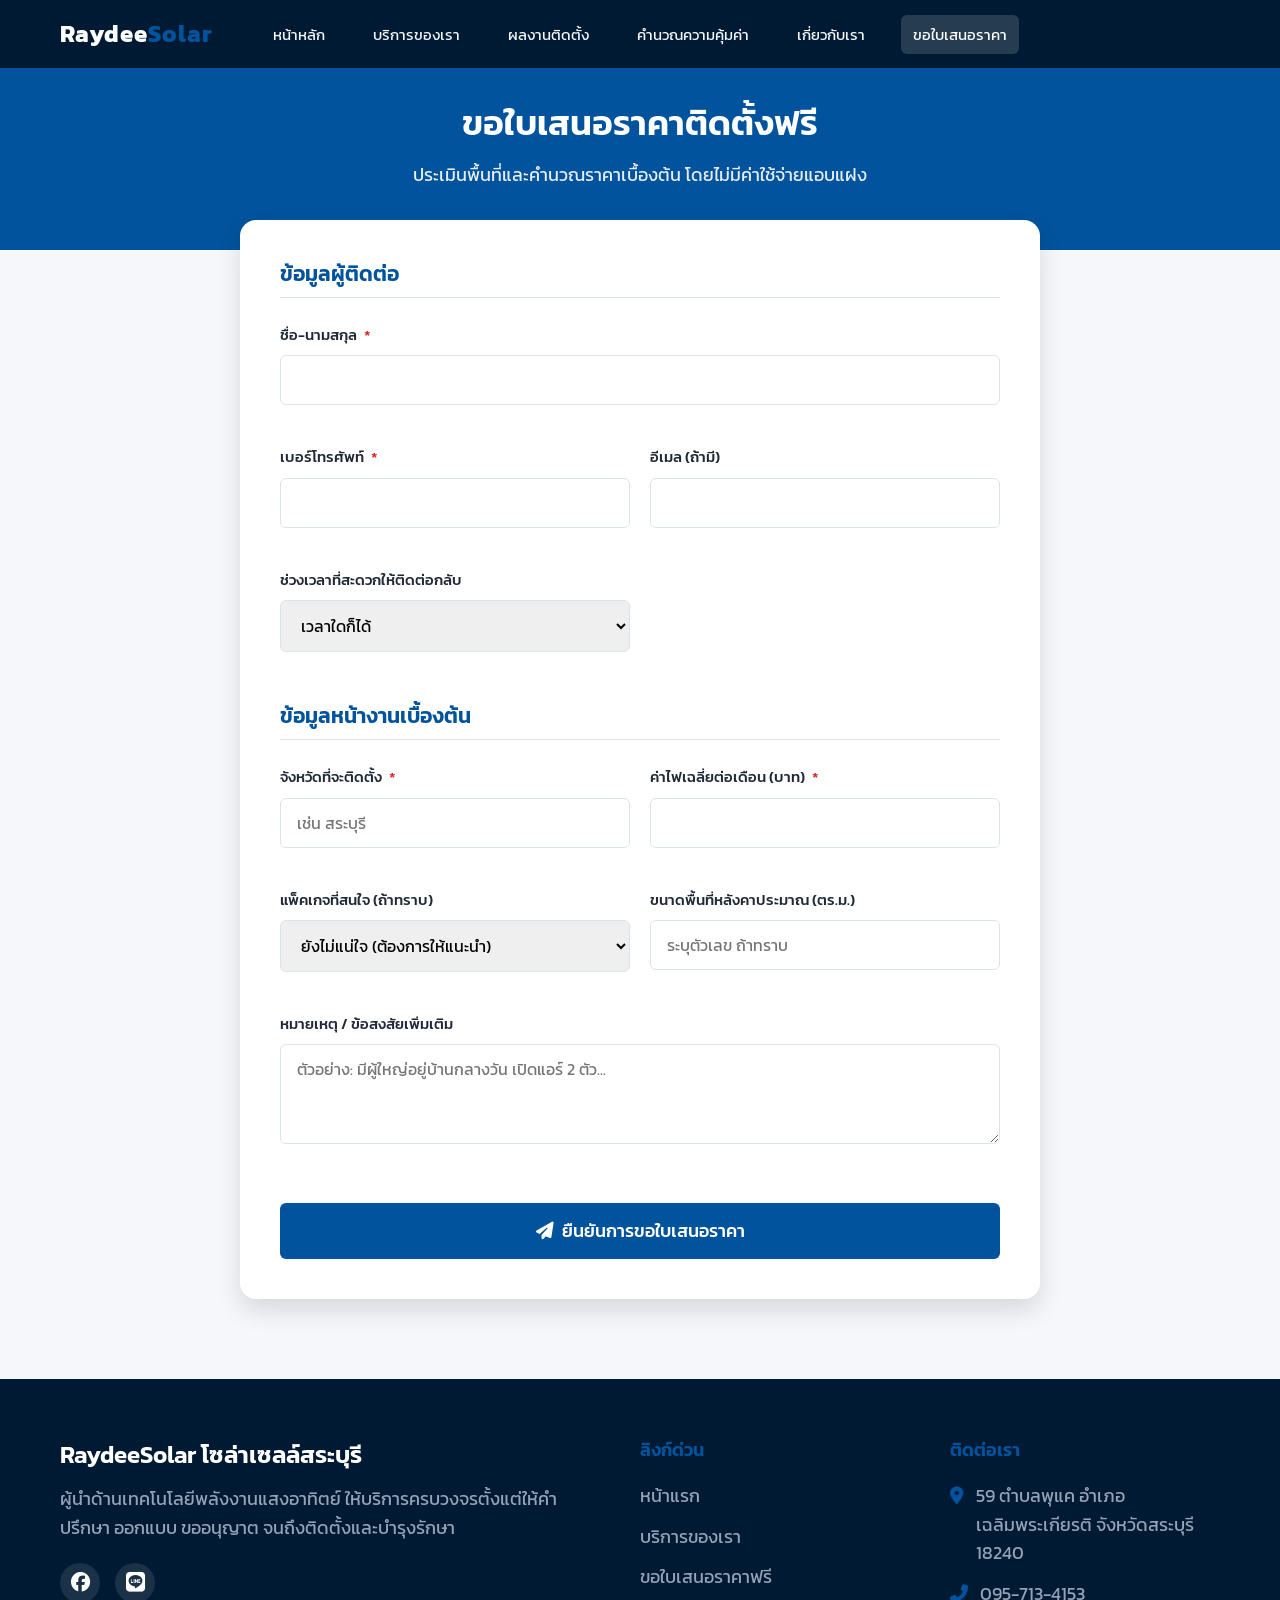
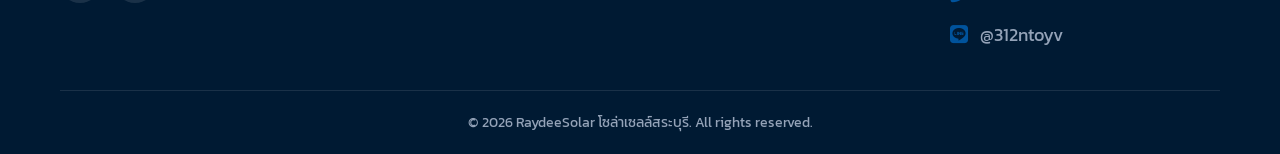
<file: quote.html>
<!DOCTYPE html>
<html lang="th">

<head>
  <meta charset="UTF-8">
  <meta name="viewport" content="width=device-width, initial-scale=1.0">
  <title>ขอใบเสนอราคาติดตั้งโซล่าเซลล์ | RaydeeSolar</title>
  <link rel="preconnect" href="https://fonts.googleapis.com">
  <link rel="preconnect" href="https://fonts.gstatic.com" crossorigin>
  <link href="https://fonts.googleapis.com/css2?family=Kanit:wght@300;400;500;600;700&display=swap" rel="stylesheet">
  <link rel="stylesheet" href="https://cdnjs.cloudflare.com/ajax/libs/font-awesome/6.5.1/css/all.min.css">
  <link rel="stylesheet" href="assets/css/main.css">
  <style>
    .page-header {
      background: var(--primary);
      color: var(--white);
      padding: 100px 0 60px;
      text-align: center;
    }

    .page-header h1 {
      color: var(--white);
      margin-bottom: 15px;
      font-size: 2.2rem;
    }

    .quote-container {
      max-width: 800px;
      margin: -30px auto 80px;
      background: var(--white);
      border-radius: var(--radius-lg);
      padding: 40px;
      box-shadow: var(--shadow-lg);
      position: relative;
      z-index: 10;
    }

    .form-grid {
      display: grid;
      grid-template-columns: 1fr 1fr;
      gap: 20px;
    }

    .full-width {
      grid-column: 1 / -1;
    }

    .required {
      color: var(--danger);
      margin-left: 4px;
    }

    .quote-success {
      display: none;
      text-align: center;
      padding: 40px 20px;
    }

    .quote-success i {
      font-size: 4rem;
      color: var(--success);
      margin-bottom: 20px;
    }

    .quote-success h2 {
      color: var(--dark);
      margin-bottom: 15px;
    }

    .quote-success p {
      color: var(--text-muted);
      font-size: 1.1rem;
      margin-bottom: 30px;
    }

    @media (max-width: 768px) {
      .form-grid {
        grid-template-columns: 1fr;
      }

      .quote-container {
        padding: 30px 20px;
        margin-top: -20px;
      }
    }
  </style>
</head>

<body>
  <div id="navbar-placeholder"></div>

  <div class="page-header">
    <div class="container">
      <h1>ขอใบเสนอราคาติดตั้งฟรี</h1>
      <p style="opacity: 0.9;">ประเมินพื้นที่และคำนวณราคาเบื้องต้น โดยไม่มีค่าใช้จ่ายแอบแฝง</p>
    </div>
  </div>

  <div class="container">
    <div class="quote-container">
      <!-- Quote Form -->
      <form id="quoteForm">
        <h3
          style="margin-bottom: 25px; color: var(--primary); border-bottom: 1px solid var(--border); padding-bottom: 10px;">
          ข้อมูลผู้ติดต่อ</h3>
        <div class="form-grid" style="margin-bottom: 30px;">
          <div class="form-group full-width">
            <label>ชื่อ-นามสกุล <span class="required">*</span></label>
            <input type="text" class="form-control" id="qName" required>
          </div>
          <div class="form-group">
            <label>เบอร์โทรศัพท์ <span class="required">*</span></label>
            <input type="tel" class="form-control" id="qPhone" required>
          </div>
          <div class="form-group">
            <label>อีเมล (ถ้ามี)</label>
            <input type="email" class="form-control" id="qEmail">
          </div>
          <div class="form-group">
            <label>ช่วงเวลาที่สะดวกให้ติดต่อกลับ</label>
            <select class="form-control" id="qContactTime">
              <option value="any">เวลาใดก็ได้</option>
              <option value="morning">ช่วงเช้า (09:00 - 12:00)</option>
              <option value="afternoon">ช่วงบ่าย (13:00 - 17:00)</option>
            </select>
          </div>
        </div>

        <h3
          style="margin-bottom: 25px; color: var(--primary); border-bottom: 1px solid var(--border); padding-bottom: 10px;">
          ข้อมูลหน้างานเบื้องต้น</h3>
        <div class="form-grid" style="margin-bottom: 30px;">
          <div class="form-group">
            <label>จังหวัดที่จะติดตั้ง <span class="required">*</span></label>
            <input type="text" class="form-control" id="qProvince" placeholder="เช่น สระบุรี" required>
          </div>
          <div class="form-group">
            <label>ค่าไฟเฉลี่ยต่อเดือน (บาท) <span class="required">*</span></label>
            <input type="number" class="form-control" id="qBill" required>
          </div>
          <div class="form-group">
            <label>แพ็คเกจที่สนใจ (ถ้าทราบ)</label>
            <select class="form-control" id="qPackage">
              <option value="ยังไม่แน่ใจ (ต้องการให้แนะนำ)">ยังไม่แน่ใจ (ต้องการให้แนะนำ)</option>
              <option value="Home Basic">Home Basic (3kW)</option>
              <option value="Home Plus">Home Plus (5kW)</option>
              <option value="Business">Business (10kW)</option>
              <option value="Factory">Factory (30kW+)</option>
            </select>
          </div>
          <div class="form-group">
            <label>ขนาดพื้นที่หลังคาประมาณ (ตร.ม.)</label>
            <input type="number" class="form-control" id="qArea" placeholder="ระบุตัวเลข ถ้าทราบ">
          </div>
          <div class="form-group full-width">
            <label>หมายเหตุ / ข้อสงสัยเพิ่มเติม</label>
            <textarea class="form-control" id="qNotes" rows="3"
              placeholder="ตัวอย่าง: มีผู้ใหญ่อยู่บ้านกลางวัน เปิดแอร์ 2 ตัว..."></textarea>
          </div>
        </div>

        <button type="submit" class="btn btn-primary" style="width: 100%; padding: 15px; font-size: 1.1rem;"
          id="qSubmitBtn">
          <i class="fas fa-paper-plane"></i> ยืนยันการขอใบเสนอราคา
        </button>
      </form>

      <!-- Success State -->
      <div class="quote-success" id="quoteSuccess">
        <i class="fas fa-check-circle"></i>
        <h2>ส่งข้อมูลเรียบร้อยแล้ว!</h2>
        <p>
          เจ้าหน้าที่ได้รับข้อมูลหน้างานของคุณแล้ว<br>วิศวกรของเราจะประเมินราคาและติดต่อกลับไปยังเบอร์อ้างอิงของคุณโดยเร็วที่สุด
        </p>
        <a href="index.html" class="btn btn-primary">กลับสู่หน้าหลัก</a>
      </div>
    </div>
  </div>

  <div id="footer-placeholder"></div>

  <script src="assets/js/config.js"></script>
  <script src="assets/js/main.js"></script>
  <script>
    document.addEventListener('DOMContentLoaded', () => {
      // Pre-select package from URL param
      const urlParams = new URLSearchParams(window.location.search);
      const pkgParam = urlParams.get('pkg');
      if (pkgParam) {
        const select = document.getElementById('qPackage');
        for (let i = 0; i < select.options.length; i++) {
          if (select.options[i].value.includes(pkgParam)) {
            select.options[i].selected = true;
            break;
          }
        }
      }

      const form = document.getElementById('quoteForm');
      form.addEventListener('submit', async (e) => {
        e.preventDefault();
        const btn = document.getElementById('qSubmitBtn');
        btn.innerHTML = '<i class="fas fa-spinner fa-spin"></i> กำลังส่งข้อมูล...';
        btn.disabled = true;

        const name = document.getElementById('qName').value.trim();
        const phone = document.getElementById('qPhone').value.trim();
        const email = document.getElementById('qEmail').value.trim();
        const contactTime = document.getElementById('qContactTime').value;
        const province = document.getElementById('qProvince').value.trim();
        const bill = document.getElementById('qBill').value;
        const pkg = document.getElementById('qPackage').value;
        const area = document.getElementById('qArea').value;
        const notes = document.getElementById('qNotes').value.trim();

        const quoteData = {
          id: generateId('QT'),
          timestamp: new Date().toISOString(),
          status: 'new', // new, processing, offered, closed
          name: name,
          phone: phone,
          email: email,
          contactTime: contactTime,
          province: province,
          bill: bill,
          package: pkg,
          area: area,
          notes: notes
        };

        let quotes = getData(LS_KEYS.quotes) || [];
        quotes.unshift(quoteData);
        saveData(LS_KEYS.quotes, quotes);

        // Send to Google Sheets Backend (reusing formType: 'contact')
        if (typeof GOOGLE_SCRIPT_URL !== 'undefined' && GOOGLE_SCRIPT_URL) {
          try {
            const fd = new FormData();
            fd.append('formType', 'quote');
            fd.append('timestamp', new Date().toLocaleString('th-TH'));
            fd.append('name', name);
            fd.append('phone', phone);
            fd.append('email', email);
            fd.append('contactTime', contactTime);
            fd.append('province', province);
            fd.append('bill', bill);
            fd.append('package', pkg);
            fd.append('area', area);
            fd.append('notes', notes);

            await fetch(GOOGLE_SCRIPT_URL, {
              method: 'POST',
              mode: 'no-cors',
              body: fd
            });
          } catch (err) {
            console.error('Error syncing quote to DB:', err);
          }
        }

        document.getElementById('quoteForm').style.display = 'none';
        document.getElementById('quoteSuccess').style.display = 'block';
        window.scrollTo({ top: 100, behavior: 'smooth' });
      });
    });
  </script>
</body>

</html>
</file>
<file: assets/css/main.css>
/* ================================================================
   RaydeeSolar — Global CSS (main.css)
   ================================================================ */

:root {
  /* Colors */
  --primary: #00539C;
  --primary-hover: #003f75;
  --primary-light: #206db0;
  --accent: #00539C;
  --accent-hover: #003f75;
  --accent-light: #e6f0fa;
  --brand-blue: #FFFFFF;
  --dark: #001a33;
  --dark-secondary: #00284d;
  --light: #f5f7fa;
  --white: #ffffff;
  --text: #1F2937;
  /* Darker for better contrast */
  --text-muted: #4B5563;
  /* Darker grey */
  --border: #dde3ea;

  /* Status Colors */
  --success: #16a34a;
  --success-bg: #dcfce7;
  --danger: #dc2626;
  --danger-bg: #fee2e2;
  --warning: #f59e0b;
  --warning-bg: #fef3c7;

  /* Typography */
  --font-family: 'Kanit', sans-serif;

  /* Layout */
  --radius-sm: 6px;
  --radius-md: 10px;
  --radius-lg: 16px;
  --radius-full: 999px;
  --container-width: 1200px;

  /* Shadows */
  --shadow-sm: 0 2px 4px rgba(0, 0, 0, 0.05);
  --shadow-md: 0 4px 12px rgba(0, 0, 0, 0.08);
  --shadow-lg: 0 12px 24px rgba(0, 0, 0, 0.12);

  /* Transitions */
  --transition: all 0.3s ease;
}

/* ── Reset & Base ── */
*,
*::before,
*::after {
  box-sizing: border-box;
  margin: 0;
  padding: 0;
}

html {
  scroll-behavior: smooth;
}

body {
  font-family: var(--font-family);
  color: var(--text);
  background-color: var(--light);
  font-size: 18px;
  /* Increased font size for readability */
  font-weight: 400;
  /* Ensure solid text weight */
  line-height: 1.6;
  -webkit-font-smoothing: antialiased;
}

h1,
h2,
h3,
h4,
h5,
h6 {
  color: var(--dark);
  font-weight: 600;
  line-height: 1.3;
}

a {
  text-decoration: none;
  color: var(--primary);
  transition: var(--transition);
}

a:hover {
  color: var(--primary-hover);
}

ul {
  list-style: none;
}

img {
  max-width: 100%;
  height: auto;
  display: block;
}

/* ── Layout ── */
.container {
  max-width: var(--container-width);
  margin: 0 auto;
  padding: 0 20px;
}

.section {
  padding: 80px 0;
}

.section-header {
  text-align: center;
  margin-bottom: 50px;
}

.section-header h2 {
  font-size: 2.2rem;
  color: var(--primary);
  margin-bottom: 10px;
}

.section-header p {
  color: var(--text-muted);
  font-size: 1.1rem;
}

/* ── Navbar ── */
.navbar {
  position: fixed;
  top: 0;
  left: 0;
  right: 0;
  background: var(--dark);
  z-index: 1000;
  transition: var(--transition);
  padding: 15px 0;
}

.navbar.scrolled {
  background: rgba(13, 27, 42, 0.95);
  backdrop-filter: blur(10px);
  padding: 10px 0;
  box-shadow: var(--shadow-md);
}

.nav-content {
  display: flex;
  justify-content: space-between;
  align-items: center;
  position: relative;
}

.logo {
  font-size: 1.5rem;
  font-weight: 700;
  color: var(--white);
  letter-spacing: 1px;
}

.logo span {
  color: var(--accent);
}

.nav-links {
  display: flex;
  align-items: center;
  gap: 24px;
  position: absolute;
  left: 50%;
  transform: translateX(-50%);
  width: max-content;
  white-space: nowrap;
}

.nav-links li a {
  color: var(--light);
  font-weight: 400;
  font-size: 0.95rem;
  padding: 8px 12px;
  border-radius: var(--radius-sm);
}

.nav-links li a:hover,
.nav-links li a.active {
  color: var(--white);
  background: rgba(255, 255, 255, 0.15);
}

/* Hamburger */
.hamburger {
  display: none;
  flex-direction: column;
  gap: 5px;
  cursor: pointer;
  z-index: 1010;
}

.hamburger .bar {
  width: 25px;
  height: 3px;
  background: var(--white);
  transition: var(--transition);
}

.hamburger.active .bar:nth-child(1) {
  transform: translateY(8px) rotate(45deg);
}

.hamburger.active .bar:nth-child(2) {
  opacity: 0;
}

.hamburger.active .bar:nth-child(3) {
  transform: translateY(-8px) rotate(-45deg);
}

/* Cart Badge */
.cart-nav {
  position: relative;
  display: flex;
  align-items: center;
  gap: 6px;
  background: rgba(255, 255, 255, 0.1);
  padding: 8px 16px !important;
  border-radius: 20px !important;
}

.cart-badge {
  background: var(--accent);
  color: var(--dark);
  font-size: 0.75rem;
  font-weight: 700;
  padding: 2px 6px;
  border-radius: var(--radius-full);
  min-width: 20px;
  text-align: center;
  transition: transform 0.2s;
}

.cart-badge.has-items {
  animation: pop 0.3s ease-out;
}

@keyframes pop {
  0% {
    transform: scale(1);
  }

  50% {
    transform: scale(1.3);
  }

  100% {
    transform: scale(1);
  }
}

/* ── Buttons ── */
.btn {
  display: inline-flex;
  align-items: center;
  justify-content: center;
  gap: 8px;
  padding: 12px 24px;
  border-radius: var(--radius-sm);
  font-family: var(--font-family);
  font-weight: 500;
  font-size: 1rem;
  cursor: pointer;
  border: none;
  transition: var(--transition);
}

.btn-primary {
  background: var(--primary);
  color: var(--white);
}

.btn-primary:hover {
  background: var(--primary-hover);
  transform: translateY(-2px);
  box-shadow: var(--shadow-md);
  color: var(--white);
}

.btn-accent {
  background: var(--accent);
  color: var(--white);
}

.btn-accent:hover {
  background: var(--accent-hover);
  transform: translateY(-2px);
  box-shadow: var(--shadow-md);
  color: var(--white);
}

.btn-outline {
  background: transparent;
  border: 2px solid var(--primary);
  color: var(--primary);
}

.btn-outline:hover {
  background: var(--primary);
  color: var(--white);
}

.btn:disabled,
.btn.disabled {
  opacity: 0.6;
  cursor: not-allowed;
  transform: none !important;
  box-shadow: none !important;
}

/* ── Forms ── */
.form-group {
  margin-bottom: 20px;
}

.form-group label {
  display: block;
  font-weight: 500;
  margin-bottom: 8px;
  font-size: 0.95rem;
}

.form-control {
  width: 100%;
  padding: 12px 16px;
  border: 1.5px solid var(--border);
  border-radius: var(--radius-sm);
  font-family: var(--font-family);
  font-size: 1rem;
  transition: var(--transition);
}

.form-control:focus {
  outline: none;
  border-color: var(--primary);
  box-shadow: 0 0 0 3px rgba(26, 60, 110, 0.1);
}

textarea.form-control {
  resize: vertical;
  min-height: 100px;
}

/* ── Layout Utilities ── */
.grid {
  display: grid;
}

.flex {
  display: flex;
}

.items-center {
  align-items: center;
}

.justify-between {
  justify-content: space-between;
}

.gap-4 {
  gap: 1rem;
}

.gap-6 {
  gap: 1.5rem;
}

.mt-4 {
  margin-top: 1rem;
}

.mb-4 {
  margin-bottom: 1rem;
}

.text-center {
  text-align: center;
}

/* ── Footer ── */
.footer {
  background: var(--dark);
  color: var(--light);
  padding: 60px 0 20px;
  margin-top: auto;
}

.footer-grid {
  display: grid;
  grid-template-columns: 2fr 1fr 1fr;
  gap: 40px;
  margin-bottom: 40px;
}

.footer-col h3 {
  color: var(--white);
  font-size: 1.5rem;
  margin-bottom: 15px;
}

.footer-col h4 {
  color: var(--accent);
  font-size: 1.1rem;
  margin-bottom: 20px;
}

.footer-col p {
  color: #94a3b8;
  margin-bottom: 20px;
}

.footer-col ul {
  display: flex;
  flex-direction: column;
  gap: 12px;
}

.footer-col a {
  color: #94a3b8;
}

.footer-col a:hover {
  color: var(--accent);
  padding-left: 5px;
}

.contact-info-list li {
  display: flex;
  gap: 12px;
  color: #94a3b8;
  align-items: flex-start;
}

.contact-info-list i {
  color: var(--accent);
  margin-top: 5px;
}

.social-links {
  display: flex;
  gap: 15px;
}

.social-links a {
  display: inline-flex;
  align-items: center;
  justify-content: center;
  width: 40px;
  height: 40px;
  border-radius: 50%;
  background: rgba(255, 255, 255, 0.1);
  color: var(--white);
  font-size: 1.2rem;
}

.social-links a:hover {
  background: var(--accent);
  color: var(--dark);
}

.footer-bottom {
  border-top: 1px solid rgba(255, 255, 255, 0.1);
  padding-top: 20px;
  text-align: center;
  color: #94a3b8;
  font-size: 0.9rem;
}

/* ── Toasts ── */
.toast-container {
  position: fixed;
  bottom: 30px;
  right: 30px;
  z-index: 9999;
  display: flex;
  flex-direction: column;
  gap: 10px;
}

.toast {
  background: var(--dark);
  color: var(--white);
  padding: 12px 20px;
  border-radius: var(--radius-sm);
  display: flex;
  align-items: center;
  gap: 12px;
  box-shadow: var(--shadow-lg);
  transform: translateX(120%);
  transition: transform 0.3s cubic-bezier(0.175, 0.885, 0.32, 1.275);
}

.toast.show {
  transform: translateX(0);
}

.toast-success i {
  color: var(--success);
}

.toast-error i {
  color: var(--danger);
}

/* ── Badges ── */
.badge {
  padding: 4px 10px;
  border-radius: 20px;
  font-size: 0.8rem;
  font-weight: 500;
  display: inline-block;
}

.badge-active {
  background: var(--success-bg);
  color: var(--success);
}

.badge-hidden {
  background: var(--danger-bg);
  color: var(--danger);
}

.badge-warning {
  background: var(--warning-bg);
  color: var(--warning);
}

/* ── Mobile Responsiveness ── */
@media (max-width: 992px) {
  .footer-grid {
    grid-template-columns: 1fr 1fr;
  }
}

@media (max-width: 768px) {
  .nav-content {
    justify-content: space-between;
    gap: 0;
  }

  .hamburger {
    display: flex;
  }

  .nav-links {
    position: fixed;
    top: 60px;
    left: -100%;
    transform: none;
    width: 100%;
    height: calc(100vh - 60px);
    background: var(--dark);
    flex-direction: column;
    align-items: center;
    padding-top: 40px;
    transition: 0.3s;
    gap: 0;
  }

  .nav-links.active {
    left: 0;
  }

  .nav-links li {
    width: 100%;
    text-align: center;
  }

  .nav-links li a {
    display: block;
    padding: 20px;
    font-size: 1.1rem;
    border-bottom: 1px solid rgba(255, 255, 255, 0.05);
  }

  .cart-nav {
    display: inline-flex !important;
    margin-top: 20px;
  }

  .footer-grid {
    grid-template-columns: 1fr;
    gap: 30px;
  }

  .section {
    padding: 50px 0;
  }

  .section-header h2 {
    font-size: 1.8rem;
  }
}

/* Utility Classes */
.text-center {
  text-align: center;
}

.mt-4 {
  margin-top: 1.5rem;
}

.bg-light-alt {
  background-color: #f1f4f9;
}

/* ── Floating Action Buttons (Sticky UX) ── */
.floating-line-btn {
  position: fixed;
  bottom: 30px;
  right: 30px;
  background-color: #00B900;
  color: white;
  width: 65px;
  height: 65px;
  border-radius: 50%;
  display: flex;
  align-items: center;
  justify-content: center;
  font-size: 35px;
  box-shadow: 0 4px 15px rgba(0, 185, 0, 0.4);
  z-index: 1000;
  transition: all 0.3s ease;
  animation: pulse-line 2s infinite;
}

.floating-line-btn:hover {
  transform: scale(1.1);
  color: white;
}

@keyframes pulse-line {
  0% {
    box-shadow: 0 0 0 0 rgba(0, 185, 0, 0.7);
  }

  70% {
    box-shadow: 0 0 0 15px rgba(0, 185, 0, 0);
  }

  100% {
    box-shadow: 0 0 0 0 rgba(0, 185, 0, 0);
  }
}

/* Mobile Sticky Bottom Bar */
.mobile-sticky-bar {
  display: none;
  position: fixed;
  bottom: 0;
  left: 0;
  width: 100%;
  background: white;
  box-shadow: 0 -2px 10px rgba(0, 0, 0, 0.1);
  z-index: 1001;
  padding: 10px;
}

.mobile-sticky-bar .grid-2 {
  display: grid;
  grid-template-columns: 1fr 1fr;
  gap: 10px;
}

.mobile-sticky-bar .btn {
  padding: 12px;
  font-size: 1.1rem;
  border-radius: 8px;
  display: flex;
  justify-content: center;
  align-items: center;
  gap: 8px;
  font-weight: 500;
  color: white;
  text-decoration: none;
}

.mobile-sticky-bar .btn-phone {
  background: var(--primary);
}

.mobile-sticky-bar .btn-line {
  background: #00B900;
}

@media (max-width: 768px) {
  .floating-line-btn {
    display: none !important;
    /* Hide on mobile to use sticky bar instead */
  }

  .mobile-sticky-bar {
    display: block;
  }

  body {
    padding-bottom: 70px;
    /* Space for the sticky bar */
  }
}
</file>
